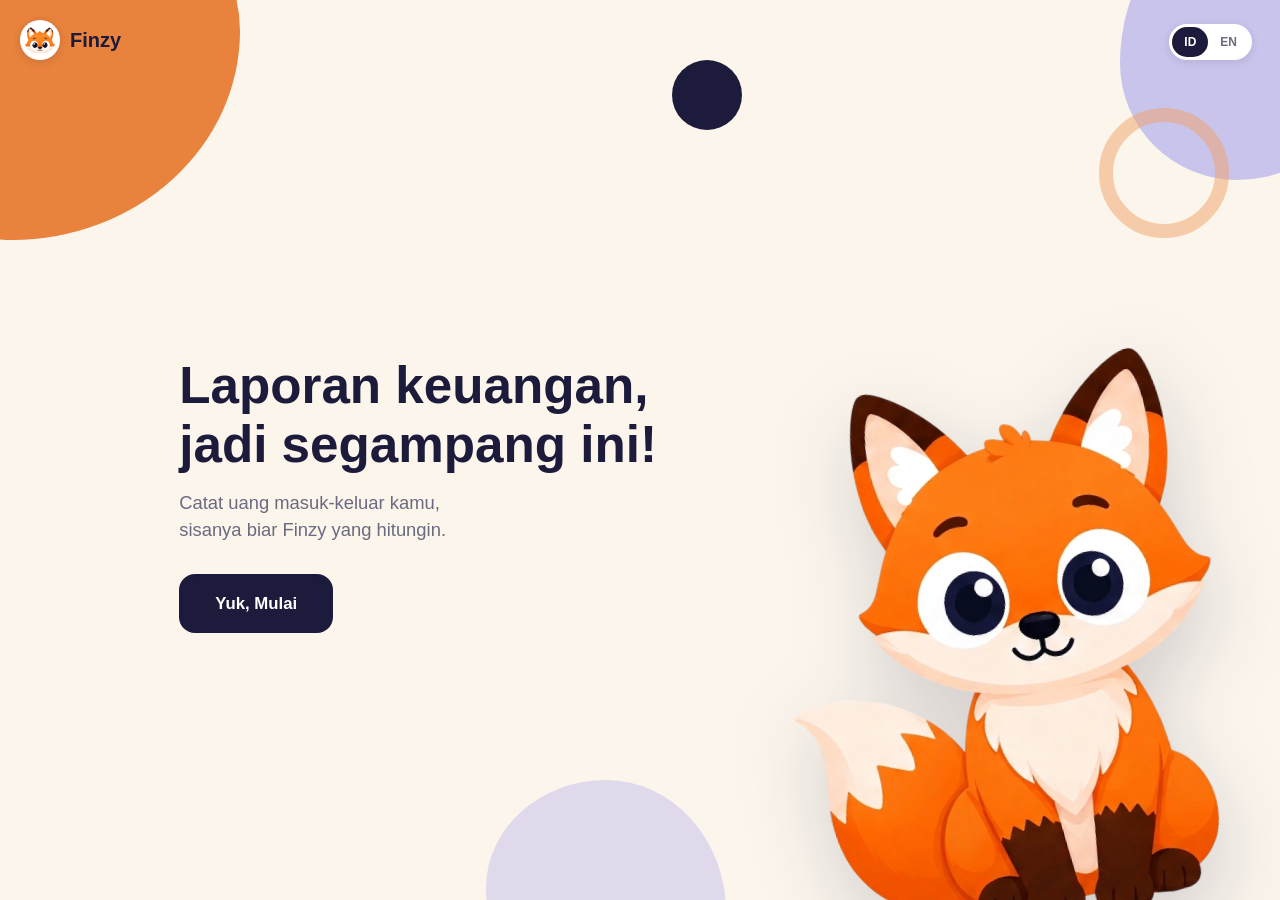
<file: index.html>
<!DOCTYPE html>
<html lang="en">
<head>
    <meta charset="UTF-8">
    <meta name="viewport" content="width=device-width, initial-scale=1.0" />
    <title>Finzy</title>
    <link rel="icon" type="image/png" href="static/images/head-smile.png">

    <!-- BOOTSTRAP -->
    <link rel="stylesheet" href="static/bootstrap/css/bootstrap.min.css" />
    
    <link href="https://maxcdn.bootstrapcdn.com/font-awesome/4.3.0/css/font-awesome.min.css" rel="stylesheet"/>
    <!-- BOOTSTRAP -->

    <!-- SWEETALERT2 -->
    <link rel="stylesheet" href="static/sweetalert2/sweetalert2.css" />
    <script src="static/sweetalert2/sweetalert2.js"></script>
    <!-- SWEETALERT2 -->

    <link rel="stylesheet" href="static/css/styles.css" />
</head>
<body>
    <div class="page-wrapper">
 
        <!-- ===== Decorative abstract shapes ===== -->
        <div class="shape shape-orange-blob"></div>
        <div class="shape shape-navy-dot"></div>
        <div class="shape shape-lavender-blob"></div>
        <div class="shape shape-lavender-blob-desktop d-none d-lg-block"></div>
        <div class="shape shape-orange-ring-desktop d-none d-lg-block"></div>
        <div class="shape shape-navy-dot-desktop d-none d-lg-block"></div>
        
        <!-- ===== Logo (top-left) ===== -->
        <a href="#" class="brand-header">
            <img src="static/images/head.png" alt="Finzy" class="brand-logo">
            <span class="brand-name">Finzy</span>
        </a>

        <!-- ===== Language switcher (top-right) ===== -->
        <div class="lang-switch">
            <button type="button" data-lang="id">ID</button>
            <button type="button" data-lang="en">EN</button>
        </div>
        
        <!-- ===== Hero ===== -->
        <main class="hero-container">
        
            <!-- Text -->
            <div class="text-content">
                <h1 class="hero-title" data-translate-html="hero_title">Let's pop<br>some tasks!</h1>
                <p class="hero-subtitle" data-translate-html="hero_subtitle">Say goodbye to procrastination.<br>Welcome to Foxy.</p>
            
                <div class="hero-buttons">
                    <a href="report/" role="button" class="btn btn-signup" data-translate="btn_get_started">Let's Get Started</a>
                </div>
            </div>
        
            <!-- Fox mascot -->
            <div class="fox-wrap">
                <img src="static/images/head.png" alt="Foxy mascot" class="fox-image fox-mobile">
                <img src="static/images/body.png" alt="Foxy mascot" class="fox-image fox-desktop">
            </div>
        
        </main>
        
    </div>

    <script src="static/bootstrap/js/bootstrap.min.js"></script>
    <script src="static/js/translate.js"></script>
</body>
</html>
</file>
<file: static/sweetalert2/sweetalert2.css>
.swal2-popup.swal2-toast{box-sizing:border-box;grid-column:1/4 !important;grid-row:1/4 !important;grid-template-columns:min-content auto min-content;padding:1em;overflow-y:hidden;background:#fff;box-shadow:0 0 1px rgba(0,0,0,.075),0 1px 2px rgba(0,0,0,.075),1px 2px 4px rgba(0,0,0,.075),1px 3px 8px rgba(0,0,0,.075),2px 4px 16px rgba(0,0,0,.075);pointer-events:all}.swal2-popup.swal2-toast>*{grid-column:2}.swal2-popup.swal2-toast .swal2-title{margin:.5em 1em;padding:0;font-size:1em;text-align:initial}.swal2-popup.swal2-toast .swal2-loading{justify-content:center}.swal2-popup.swal2-toast .swal2-input{height:2em;margin:.5em;font-size:1em}.swal2-popup.swal2-toast .swal2-validation-message{font-size:1em}.swal2-popup.swal2-toast .swal2-footer{margin:.5em 0 0;padding:.5em 0 0;font-size:.8em}.swal2-popup.swal2-toast .swal2-close{grid-column:3/3;grid-row:1/99;align-self:center;width:.8em;height:.8em;margin:0;font-size:2em}.swal2-popup.swal2-toast .swal2-html-container{margin:.5em 1em;padding:0;overflow:initial;font-size:1em;text-align:initial}.swal2-popup.swal2-toast .swal2-html-container:empty{padding:0}.swal2-popup.swal2-toast .swal2-loader{grid-column:1;grid-row:1/99;align-self:center;width:2em;height:2em;margin:.25em}.swal2-popup.swal2-toast .swal2-icon{grid-column:1;grid-row:1/99;align-self:center;width:2em;min-width:2em;height:2em;margin:0 .5em 0 0}.swal2-popup.swal2-toast .swal2-icon .swal2-icon-content{display:flex;align-items:center;font-size:1.8em;font-weight:bold}.swal2-popup.swal2-toast .swal2-icon.swal2-success .swal2-success-ring{width:2em;height:2em}.swal2-popup.swal2-toast .swal2-icon.swal2-error [class^=swal2-x-mark-line]{top:.875em;width:1.375em}.swal2-popup.swal2-toast .swal2-icon.swal2-error [class^=swal2-x-mark-line][class$=left]{left:.3125em}.swal2-popup.swal2-toast .swal2-icon.swal2-error [class^=swal2-x-mark-line][class$=right]{right:.3125em}.swal2-popup.swal2-toast .swal2-actions{justify-content:flex-start;height:auto;margin:0;margin-top:.5em;padding:0 .5em}.swal2-popup.swal2-toast .swal2-styled{margin:.25em .5em;padding:.4em .6em;font-size:1em}.swal2-popup.swal2-toast .swal2-success{border-color:#a5dc86}.swal2-popup.swal2-toast .swal2-success [class^=swal2-success-circular-line]{position:absolute;width:1.6em;height:3em;border-radius:50%}.swal2-popup.swal2-toast .swal2-success [class^=swal2-success-circular-line][class$=left]{top:-0.8em;left:-0.5em;transform:rotate(-45deg);transform-origin:2em 2em;border-radius:4em 0 0 4em}.swal2-popup.swal2-toast .swal2-success [class^=swal2-success-circular-line][class$=right]{top:-0.25em;left:.9375em;transform-origin:0 1.5em;border-radius:0 4em 4em 0}.swal2-popup.swal2-toast .swal2-success .swal2-success-ring{width:2em;height:2em}.swal2-popup.swal2-toast .swal2-success .swal2-success-fix{top:0;left:.4375em;width:.4375em;height:2.6875em}.swal2-popup.swal2-toast .swal2-success [class^=swal2-success-line]{height:.3125em}.swal2-popup.swal2-toast .swal2-success [class^=swal2-success-line][class$=tip]{top:1.125em;left:.1875em;width:.75em}.swal2-popup.swal2-toast .swal2-success [class^=swal2-success-line][class$=long]{top:.9375em;right:.1875em;width:1.375em}.swal2-popup.swal2-toast .swal2-success.swal2-icon-show .swal2-success-line-tip{animation:swal2-toast-animate-success-line-tip .75s}.swal2-popup.swal2-toast .swal2-success.swal2-icon-show .swal2-success-line-long{animation:swal2-toast-animate-success-line-long .75s}.swal2-popup.swal2-toast.swal2-show{animation:swal2-toast-show .5s}.swal2-popup.swal2-toast.swal2-hide{animation:swal2-toast-hide .1s forwards}div:where(.swal2-container){display:grid;position:fixed;z-index:1060;inset:0;box-sizing:border-box;grid-template-areas:"top-start     top            top-end" "center-start  center         center-end" "bottom-start  bottom-center  bottom-end";grid-template-rows:minmax(min-content, auto) minmax(min-content, auto) minmax(min-content, auto);height:100%;padding:.625em;overflow-x:hidden;transition:background-color .1s;-webkit-overflow-scrolling:touch}div:where(.swal2-container).swal2-backdrop-show,div:where(.swal2-container).swal2-noanimation{background:rgba(0,0,0,.4)}div:where(.swal2-container).swal2-backdrop-hide{background:rgba(0,0,0,0) !important}div:where(.swal2-container).swal2-top-start,div:where(.swal2-container).swal2-center-start,div:where(.swal2-container).swal2-bottom-start{grid-template-columns:minmax(0, 1fr) auto auto}div:where(.swal2-container).swal2-top,div:where(.swal2-container).swal2-center,div:where(.swal2-container).swal2-bottom{grid-template-columns:auto minmax(0, 1fr) auto}div:where(.swal2-container).swal2-top-end,div:where(.swal2-container).swal2-center-end,div:where(.swal2-container).swal2-bottom-end{grid-template-columns:auto auto minmax(0, 1fr)}div:where(.swal2-container).swal2-top-start>.swal2-popup{align-self:start}div:where(.swal2-container).swal2-top>.swal2-popup{grid-column:2;place-self:start center}div:where(.swal2-container).swal2-top-end>.swal2-popup,div:where(.swal2-container).swal2-top-right>.swal2-popup{grid-column:3;place-self:start end}div:where(.swal2-container).swal2-center-start>.swal2-popup,div:where(.swal2-container).swal2-center-left>.swal2-popup{grid-row:2;align-self:center}div:where(.swal2-container).swal2-center>.swal2-popup{grid-column:2;grid-row:2;place-self:center center}div:where(.swal2-container).swal2-center-end>.swal2-popup,div:where(.swal2-container).swal2-center-right>.swal2-popup{grid-column:3;grid-row:2;place-self:center end}div:where(.swal2-container).swal2-bottom-start>.swal2-popup,div:where(.swal2-container).swal2-bottom-left>.swal2-popup{grid-column:1;grid-row:3;align-self:end}div:where(.swal2-container).swal2-bottom>.swal2-popup{grid-column:2;grid-row:3;place-self:end center}div:where(.swal2-container).swal2-bottom-end>.swal2-popup,div:where(.swal2-container).swal2-bottom-right>.swal2-popup{grid-column:3;grid-row:3;place-self:end end}div:where(.swal2-container).swal2-grow-row>.swal2-popup,div:where(.swal2-container).swal2-grow-fullscreen>.swal2-popup{grid-column:1/4;width:100%}div:where(.swal2-container).swal2-grow-column>.swal2-popup,div:where(.swal2-container).swal2-grow-fullscreen>.swal2-popup{grid-row:1/4;align-self:stretch}div:where(.swal2-container).swal2-no-transition{transition:none !important}div:where(.swal2-container) div:where(.swal2-popup){display:none;position:relative;box-sizing:border-box;grid-template-columns:minmax(0, 100%);width:32em;max-width:100%;padding:0 0 1.25em;border:none;border-radius:5px;background:#fff;color:#545454;font-family:inherit;font-size:1rem}div:where(.swal2-container) div:where(.swal2-popup):focus{outline:none}div:where(.swal2-container) div:where(.swal2-popup).swal2-loading{overflow-y:hidden}div:where(.swal2-container) h2:where(.swal2-title){position:relative;max-width:100%;margin:0;padding:.8em 1em 0;color:inherit;font-size:1.875em;font-weight:600;text-align:center;text-transform:none;word-wrap:break-word}div:where(.swal2-container) div:where(.swal2-actions){display:flex;z-index:1;box-sizing:border-box;flex-wrap:wrap;align-items:center;justify-content:center;width:auto;margin:1.25em auto 0;padding:0}div:where(.swal2-container) div:where(.swal2-actions):not(.swal2-loading) .swal2-styled[disabled]{opacity:.4}div:where(.swal2-container) div:where(.swal2-actions):not(.swal2-loading) .swal2-styled:hover{background-image:linear-gradient(rgba(0, 0, 0, 0.1), rgba(0, 0, 0, 0.1))}div:where(.swal2-container) div:where(.swal2-actions):not(.swal2-loading) .swal2-styled:active{background-image:linear-gradient(rgba(0, 0, 0, 0.2), rgba(0, 0, 0, 0.2))}div:where(.swal2-container) div:where(.swal2-loader){display:none;align-items:center;justify-content:center;width:2.2em;height:2.2em;margin:0 1.875em;animation:swal2-rotate-loading 1.5s linear 0s infinite normal;border-width:.25em;border-style:solid;border-radius:100%;border-color:#2778c4 rgba(0,0,0,0) #2778c4 rgba(0,0,0,0)}div:where(.swal2-container) button:where(.swal2-styled){margin:.3125em;padding:.625em 1.1em;transition:box-shadow .1s;box-shadow:0 0 0 3px rgba(0,0,0,0);font-weight:500}div:where(.swal2-container) button:where(.swal2-styled):not([disabled]){cursor:pointer}div:where(.swal2-container) button:where(.swal2-styled).swal2-confirm{border:0;border-radius:.25em;background:initial;background-color:#7066e0;color:#fff;font-size:1em}div:where(.swal2-container) button:where(.swal2-styled).swal2-confirm:focus{box-shadow:0 0 0 3px rgba(112,102,224,.5)}div:where(.swal2-container) button:where(.swal2-styled).swal2-deny{border:0;border-radius:.25em;background:initial;background-color:#dc3741;color:#fff;font-size:1em}div:where(.swal2-container) button:where(.swal2-styled).swal2-deny:focus{box-shadow:0 0 0 3px rgba(220,55,65,.5)}div:where(.swal2-container) button:where(.swal2-styled).swal2-cancel{border:0;border-radius:.25em;background:initial;background-color:#6e7881;color:#fff;font-size:1em}div:where(.swal2-container) button:where(.swal2-styled).swal2-cancel:focus{box-shadow:0 0 0 3px rgba(110,120,129,.5)}div:where(.swal2-container) button:where(.swal2-styled).swal2-default-outline:focus{box-shadow:0 0 0 3px rgba(100,150,200,.5)}div:where(.swal2-container) button:where(.swal2-styled):focus{outline:none}div:where(.swal2-container) button:where(.swal2-styled)::-moz-focus-inner{border:0}div:where(.swal2-container) div:where(.swal2-footer){margin:1em 0 0;padding:1em 1em 0;border-top:1px solid #eee;color:inherit;font-size:1em;text-align:center}div:where(.swal2-container) .swal2-timer-progress-bar-container{position:absolute;right:0;bottom:0;left:0;grid-column:auto !important;overflow:hidden;border-bottom-right-radius:5px;border-bottom-left-radius:5px}div:where(.swal2-container) div:where(.swal2-timer-progress-bar){width:100%;height:.25em;background:rgba(0,0,0,.2)}div:where(.swal2-container) img:where(.swal2-image){max-width:100%;margin:2em auto 1em}div:where(.swal2-container) button:where(.swal2-close){z-index:2;align-items:center;justify-content:center;width:1.2em;height:1.2em;margin-top:0;margin-right:0;margin-bottom:-1.2em;padding:0;overflow:hidden;transition:color .1s,box-shadow .1s;border:none;border-radius:5px;background:rgba(0,0,0,0);color:#ccc;font-family:monospace;font-size:2.5em;cursor:pointer;justify-self:end}div:where(.swal2-container) button:where(.swal2-close):hover{transform:none;background:rgba(0,0,0,0);color:#f27474}div:where(.swal2-container) button:where(.swal2-close):focus{outline:none;box-shadow:inset 0 0 0 3px rgba(100,150,200,.5)}div:where(.swal2-container) button:where(.swal2-close)::-moz-focus-inner{border:0}div:where(.swal2-container) .swal2-html-container{z-index:1;justify-content:center;margin:1em 1.6em .3em;padding:0;overflow:auto;color:inherit;font-size:1.125em;font-weight:normal;line-height:normal;text-align:center;word-wrap:break-word;word-break:break-word}div:where(.swal2-container) input:where(.swal2-input),div:where(.swal2-container) input:where(.swal2-file),div:where(.swal2-container) textarea:where(.swal2-textarea),div:where(.swal2-container) select:where(.swal2-select),div:where(.swal2-container) div:where(.swal2-radio),div:where(.swal2-container) label:where(.swal2-checkbox){margin:1em 2em 3px}div:where(.swal2-container) input:where(.swal2-input),div:where(.swal2-container) input:where(.swal2-file),div:where(.swal2-container) textarea:where(.swal2-textarea){box-sizing:border-box;width:auto;transition:border-color .1s,box-shadow .1s;border:1px solid #d9d9d9;border-radius:.1875em;background:rgba(0,0,0,0);box-shadow:inset 0 1px 1px rgba(0,0,0,.06),0 0 0 3px rgba(0,0,0,0);color:inherit;font-size:1.125em}div:where(.swal2-container) input:where(.swal2-input).swal2-inputerror,div:where(.swal2-container) input:where(.swal2-file).swal2-inputerror,div:where(.swal2-container) textarea:where(.swal2-textarea).swal2-inputerror{border-color:#f27474 !important;box-shadow:0 0 2px #f27474 !important}div:where(.swal2-container) input:where(.swal2-input):focus,div:where(.swal2-container) input:where(.swal2-file):focus,div:where(.swal2-container) textarea:where(.swal2-textarea):focus{border:1px solid #b4dbed;outline:none;box-shadow:inset 0 1px 1px rgba(0,0,0,.06),0 0 0 3px rgba(100,150,200,.5)}div:where(.swal2-container) input:where(.swal2-input)::placeholder,div:where(.swal2-container) input:where(.swal2-file)::placeholder,div:where(.swal2-container) textarea:where(.swal2-textarea)::placeholder{color:#ccc}div:where(.swal2-container) .swal2-range{margin:1em 2em 3px;background:#fff}div:where(.swal2-container) .swal2-range input{width:80%}div:where(.swal2-container) .swal2-range output{width:20%;color:inherit;font-weight:600;text-align:center}div:where(.swal2-container) .swal2-range input,div:where(.swal2-container) .swal2-range output{height:2.625em;padding:0;font-size:1.125em;line-height:2.625em}div:where(.swal2-container) .swal2-input{height:2.625em;padding:0 .75em}div:where(.swal2-container) .swal2-file{width:75%;margin-right:auto;margin-left:auto;background:rgba(0,0,0,0);font-size:1.125em}div:where(.swal2-container) .swal2-textarea{height:6.75em;padding:.75em}div:where(.swal2-container) .swal2-select{min-width:50%;max-width:100%;padding:.375em .625em;background:rgba(0,0,0,0);color:inherit;font-size:1.125em}div:where(.swal2-container) .swal2-radio,div:where(.swal2-container) .swal2-checkbox{align-items:center;justify-content:center;background:#fff;color:inherit}div:where(.swal2-container) .swal2-radio label,div:where(.swal2-container) .swal2-checkbox label{margin:0 .6em;font-size:1.125em}div:where(.swal2-container) .swal2-radio input,div:where(.swal2-container) .swal2-checkbox input{flex-shrink:0;margin:0 .4em}div:where(.swal2-container) label:where(.swal2-input-label){display:flex;justify-content:center;margin:1em auto 0}div:where(.swal2-container) div:where(.swal2-validation-message){align-items:center;justify-content:center;margin:1em 0 0;padding:.625em;overflow:hidden;background:#f0f0f0;color:#666;font-size:1em;font-weight:300}div:where(.swal2-container) div:where(.swal2-validation-message)::before{content:"!";display:inline-block;width:1.5em;min-width:1.5em;height:1.5em;margin:0 .625em;border-radius:50%;background-color:#f27474;color:#fff;font-weight:600;line-height:1.5em;text-align:center}div:where(.swal2-container) .swal2-progress-steps{flex-wrap:wrap;align-items:center;max-width:100%;margin:1.25em auto;padding:0;background:rgba(0,0,0,0);font-weight:600}div:where(.swal2-container) .swal2-progress-steps li{display:inline-block;position:relative}div:where(.swal2-container) .swal2-progress-steps .swal2-progress-step{z-index:20;flex-shrink:0;width:2em;height:2em;border-radius:2em;background:#2778c4;color:#fff;line-height:2em;text-align:center}div:where(.swal2-container) .swal2-progress-steps .swal2-progress-step.swal2-active-progress-step{background:#2778c4}div:where(.swal2-container) .swal2-progress-steps .swal2-progress-step.swal2-active-progress-step~.swal2-progress-step{background:#add8e6;color:#fff}div:where(.swal2-container) .swal2-progress-steps .swal2-progress-step.swal2-active-progress-step~.swal2-progress-step-line{background:#add8e6}div:where(.swal2-container) .swal2-progress-steps .swal2-progress-step-line{z-index:10;flex-shrink:0;width:2.5em;height:.4em;margin:0 -1px;background:#2778c4}div:where(.swal2-icon){position:relative;box-sizing:content-box;justify-content:center;width:5em;height:5em;margin:2.5em auto .6em;border:0.25em solid rgba(0,0,0,0);border-radius:50%;border-color:#000;font-family:inherit;line-height:5em;cursor:default;user-select:none}div:where(.swal2-icon) .swal2-icon-content{display:flex;align-items:center;font-size:3.75em}div:where(.swal2-icon).swal2-error{border-color:#f27474;color:#f27474}div:where(.swal2-icon).swal2-error .swal2-x-mark{position:relative;flex-grow:1}div:where(.swal2-icon).swal2-error [class^=swal2-x-mark-line]{display:block;position:absolute;top:2.3125em;width:2.9375em;height:.3125em;border-radius:.125em;background-color:#f27474}div:where(.swal2-icon).swal2-error [class^=swal2-x-mark-line][class$=left]{left:1.0625em;transform:rotate(45deg)}div:where(.swal2-icon).swal2-error [class^=swal2-x-mark-line][class$=right]{right:1em;transform:rotate(-45deg)}div:where(.swal2-icon).swal2-error.swal2-icon-show{animation:swal2-animate-error-icon .5s}div:where(.swal2-icon).swal2-error.swal2-icon-show .swal2-x-mark{animation:swal2-animate-error-x-mark .5s}div:where(.swal2-icon).swal2-warning{border-color:#facea8;color:#f8bb86}div:where(.swal2-icon).swal2-warning.swal2-icon-show{animation:swal2-animate-error-icon .5s}div:where(.swal2-icon).swal2-warning.swal2-icon-show .swal2-icon-content{animation:swal2-animate-i-mark .5s}div:where(.swal2-icon).swal2-info{border-color:#9de0f6;color:#3fc3ee}div:where(.swal2-icon).swal2-info.swal2-icon-show{animation:swal2-animate-error-icon .5s}div:where(.swal2-icon).swal2-info.swal2-icon-show .swal2-icon-content{animation:swal2-animate-i-mark .8s}div:where(.swal2-icon).swal2-question{border-color:#c9dae1;color:#87adbd}div:where(.swal2-icon).swal2-question.swal2-icon-show{animation:swal2-animate-error-icon .5s}div:where(.swal2-icon).swal2-question.swal2-icon-show .swal2-icon-content{animation:swal2-animate-question-mark .8s}div:where(.swal2-icon).swal2-success{border-color:#a5dc86;color:#a5dc86}div:where(.swal2-icon).swal2-success [class^=swal2-success-circular-line]{position:absolute;width:3.75em;height:7.5em;border-radius:50%}div:where(.swal2-icon).swal2-success [class^=swal2-success-circular-line][class$=left]{top:-0.4375em;left:-2.0635em;transform:rotate(-45deg);transform-origin:3.75em 3.75em;border-radius:7.5em 0 0 7.5em}div:where(.swal2-icon).swal2-success [class^=swal2-success-circular-line][class$=right]{top:-0.6875em;left:1.875em;transform:rotate(-45deg);transform-origin:0 3.75em;border-radius:0 7.5em 7.5em 0}div:where(.swal2-icon).swal2-success .swal2-success-ring{position:absolute;z-index:2;top:-0.25em;left:-0.25em;box-sizing:content-box;width:100%;height:100%;border:.25em solid rgba(165,220,134,.3);border-radius:50%}div:where(.swal2-icon).swal2-success .swal2-success-fix{position:absolute;z-index:1;top:.5em;left:1.625em;width:.4375em;height:5.625em;transform:rotate(-45deg)}div:where(.swal2-icon).swal2-success [class^=swal2-success-line]{display:block;position:absolute;z-index:2;height:.3125em;border-radius:.125em;background-color:#a5dc86}div:where(.swal2-icon).swal2-success [class^=swal2-success-line][class$=tip]{top:2.875em;left:.8125em;width:1.5625em;transform:rotate(45deg)}div:where(.swal2-icon).swal2-success [class^=swal2-success-line][class$=long]{top:2.375em;right:.5em;width:2.9375em;transform:rotate(-45deg)}div:where(.swal2-icon).swal2-success.swal2-icon-show .swal2-success-line-tip{animation:swal2-animate-success-line-tip .75s}div:where(.swal2-icon).swal2-success.swal2-icon-show .swal2-success-line-long{animation:swal2-animate-success-line-long .75s}div:where(.swal2-icon).swal2-success.swal2-icon-show .swal2-success-circular-line-right{animation:swal2-rotate-success-circular-line 4.25s ease-in}[class^=swal2]{-webkit-tap-highlight-color:rgba(0,0,0,0)}.swal2-show{animation:swal2-show .3s}.swal2-hide{animation:swal2-hide .15s forwards}.swal2-noanimation{transition:none}.swal2-scrollbar-measure{position:absolute;top:-9999px;width:50px;height:50px;overflow:scroll}.swal2-rtl .swal2-close{margin-right:initial;margin-left:0}.swal2-rtl .swal2-timer-progress-bar{right:0;left:auto}@keyframes swal2-toast-show{0%{transform:translateY(-0.625em) rotateZ(2deg)}33%{transform:translateY(0) rotateZ(-2deg)}66%{transform:translateY(0.3125em) rotateZ(2deg)}100%{transform:translateY(0) rotateZ(0deg)}}@keyframes swal2-toast-hide{100%{transform:rotateZ(1deg);opacity:0}}@keyframes swal2-toast-animate-success-line-tip{0%{top:.5625em;left:.0625em;width:0}54%{top:.125em;left:.125em;width:0}70%{top:.625em;left:-0.25em;width:1.625em}84%{top:1.0625em;left:.75em;width:.5em}100%{top:1.125em;left:.1875em;width:.75em}}@keyframes swal2-toast-animate-success-line-long{0%{top:1.625em;right:1.375em;width:0}65%{top:1.25em;right:.9375em;width:0}84%{top:.9375em;right:0;width:1.125em}100%{top:.9375em;right:.1875em;width:1.375em}}@keyframes swal2-show{0%{transform:scale(0.7)}45%{transform:scale(1.05)}80%{transform:scale(0.95)}100%{transform:scale(1)}}@keyframes swal2-hide{0%{transform:scale(1);opacity:1}100%{transform:scale(0.5);opacity:0}}@keyframes swal2-animate-success-line-tip{0%{top:1.1875em;left:.0625em;width:0}54%{top:1.0625em;left:.125em;width:0}70%{top:2.1875em;left:-0.375em;width:3.125em}84%{top:3em;left:1.3125em;width:1.0625em}100%{top:2.8125em;left:.8125em;width:1.5625em}}@keyframes swal2-animate-success-line-long{0%{top:3.375em;right:2.875em;width:0}65%{top:3.375em;right:2.875em;width:0}84%{top:2.1875em;right:0;width:3.4375em}100%{top:2.375em;right:.5em;width:2.9375em}}@keyframes swal2-rotate-success-circular-line{0%{transform:rotate(-45deg)}5%{transform:rotate(-45deg)}12%{transform:rotate(-405deg)}100%{transform:rotate(-405deg)}}@keyframes swal2-animate-error-x-mark{0%{margin-top:1.625em;transform:scale(0.4);opacity:0}50%{margin-top:1.625em;transform:scale(0.4);opacity:0}80%{margin-top:-0.375em;transform:scale(1.15)}100%{margin-top:0;transform:scale(1);opacity:1}}@keyframes swal2-animate-error-icon{0%{transform:rotateX(100deg);opacity:0}100%{transform:rotateX(0deg);opacity:1}}@keyframes swal2-rotate-loading{0%{transform:rotate(0deg)}100%{transform:rotate(360deg)}}@keyframes swal2-animate-question-mark{0%{transform:rotateY(-360deg)}100%{transform:rotateY(0)}}@keyframes swal2-animate-i-mark{0%{transform:rotateZ(45deg);opacity:0}25%{transform:rotateZ(-25deg);opacity:.4}50%{transform:rotateZ(15deg);opacity:.8}75%{transform:rotateZ(-5deg);opacity:1}100%{transform:rotateX(0);opacity:1}}body.swal2-shown:not(.swal2-no-backdrop):not(.swal2-toast-shown){overflow:hidden}body.swal2-height-auto{height:auto !important}body.swal2-no-backdrop .swal2-container{background-color:rgba(0,0,0,0) !important;pointer-events:none}body.swal2-no-backdrop .swal2-container .swal2-popup{pointer-events:all}body.swal2-no-backdrop .swal2-container .swal2-modal{box-shadow:0 0 10px rgba(0,0,0,.4)}@media print{body.swal2-shown:not(.swal2-no-backdrop):not(.swal2-toast-shown){overflow-y:scroll !important}body.swal2-shown:not(.swal2-no-backdrop):not(.swal2-toast-shown)>[aria-hidden=true]{display:none}body.swal2-shown:not(.swal2-no-backdrop):not(.swal2-toast-shown) .swal2-container{position:static !important}}body.swal2-toast-shown .swal2-container{box-sizing:border-box;width:360px;max-width:100%;background-color:rgba(0,0,0,0);pointer-events:none}body.swal2-toast-shown .swal2-container.swal2-top{inset:0 auto auto 50%;transform:translateX(-50%)}body.swal2-toast-shown .swal2-container.swal2-top-end,body.swal2-toast-shown .swal2-container.swal2-top-right{inset:0 0 auto auto}body.swal2-toast-shown .swal2-container.swal2-top-start,body.swal2-toast-shown .swal2-container.swal2-top-left{inset:0 auto auto 0}body.swal2-toast-shown .swal2-container.swal2-center-start,body.swal2-toast-shown .swal2-container.swal2-center-left{inset:50% auto auto 0;transform:translateY(-50%)}body.swal2-toast-shown .swal2-container.swal2-center{inset:50% auto auto 50%;transform:translate(-50%, -50%)}body.swal2-toast-shown .swal2-container.swal2-center-end,body.swal2-toast-shown .swal2-container.swal2-center-right{inset:50% 0 auto auto;transform:translateY(-50%)}body.swal2-toast-shown .swal2-container.swal2-bottom-start,body.swal2-toast-shown .swal2-container.swal2-bottom-left{inset:auto auto 0 0}body.swal2-toast-shown .swal2-container.swal2-bottom{inset:auto auto 0 50%;transform:translateX(-50%)}body.swal2-toast-shown .swal2-container.swal2-bottom-end,body.swal2-toast-shown .swal2-container.swal2-bottom-right{inset:auto 0 0 auto}
</file>
<file: static/css/styles.css>
/* =========================================================
   Finzy — Hero section styles
   ========================================================= */

:root {
  --cream:      #FBF5EC;
  --navy:       #1C1B3B;
  --orange:     #E8823C;
  --orange-soft:#EFA26B;
  --lavender:   #C9C4EC;
  --text-muted: #6B6A7E;

  --font-display: "Baloo 2", "Poppins", sans-serif;
  --font-body:    "Nunito", "Segoe UI", sans-serif;
}

* { box-sizing: border-box; }

html, body {
  margin: 0;
  padding: 0;
  height: 100%;
  font-family: var(--font-body);
  background: var(--cream);
  overflow-x: hidden;
}

.page-wrapper {
  position: relative;
  min-height: 100vh;
  width: 100%;
  overflow: hidden;
  background: var(--cream);
}

/* =========================================================
   Brand / Logo — top left
   ========================================================= */

.brand-header {
  position: absolute;
  top: 20px;
  left: 20px;
  display: flex;
  align-items: center;
  gap: 10px;
  z-index: 20;
  text-decoration: none;
}

.brand-logo {
  width: 40px;
  height: 40px;
  object-fit: contain;
  border-radius: 50%;
  background: #fff;
  padding: 4px;
  box-shadow: 0 2px 8px rgba(28, 27, 59, 0.15);
}

.brand-name {
  font-family: var(--font-display);
  font-weight: 700;
  font-size: 1.25rem;
  color: var(--navy);
}

/* =========================================================
   Language switcher — top-right pill (ID / EN)
   Shared between the landing page and the report wizard.
   ========================================================= */

.lang-switch {
  position: absolute;
  top: 20px;
  right: 20px;
  z-index: 20;
  display: flex;
  background: #fff;
  border-radius: 999px;
  padding: 3px;
  box-shadow: 0 2px 8px rgba(28, 27, 59, 0.12);
}

.lang-switch button {
  border: none;
  background: transparent;
  font-family: var(--font-display);
  font-weight: 700;
  font-size: 0.75rem;
  color: var(--text-muted);
  padding: 6px 12px;
  border-radius: 999px;
  cursor: pointer;
  transition: background 0.15s ease, color 0.15s ease;
}

.lang-switch button.is-active {
  background: var(--navy);
  color: #fff;
}

@media (min-width: 992px) {
  .lang-switch {
    top: 24px;
    right: 28px;
  }
}

/* =========================================================
   Decorative shapes (mobile defaults)
   ========================================================= */

.shape {
  position: absolute;
  z-index: 0;
  pointer-events: none;
}

/* orange blob, top-left */
.shape-orange-blob {
  top: -60px;
  left: -70px;
  width: 220px;
  height: 220px;
  background: var(--orange);
  border-radius: 45% 55% 60% 40% / 50% 45% 55% 50%;
}

/* small navy dot, top-center-right */
.shape-navy-dot {
  top: 30px;
  right: 90px;
  width: 56px;
  height: 56px;
  background: var(--navy);
  border-radius: 50%;
}

/* lavender blob, top-right */
.shape-lavender-blob {
  top: -10px;
  right: -60px;
  width: 150px;
  height: 150px;
  background: var(--lavender);
  border-radius: 40% 60% 55% 45% / 55% 40% 60% 45%;
}

/* =========================================================
   Hero layout
   ========================================================= */

.hero-container {
  position: relative;
  z-index: 10;
  min-height: 100vh;
  padding: 110px 28px 0;
  display: flex;
  flex-direction: column;
  justify-content: center;
}

.text-content {
  position: relative;
  z-index: 15;
  text-align: center;
  bottom: 12vh;
}

.hero-title {
  font-family: var(--font-display);
  font-weight: 700;
  color: var(--navy);
  font-size: 2.4rem;
  line-height: 1.15;
  margin-bottom: 14px;
}

.hero-subtitle {
  font-family: var(--font-body);
  color: var(--text-muted);
  font-size: 1rem;
  line-height: 1.5;
  margin-bottom: 30px;
}

.hero-buttons {
  display: flex;
  flex-direction: column;
  gap: 14px;
  max-width: 340px;
  margin: 0 auto;
}

.btn-signup,
.btn-login {
  font-family: var(--font-display);
  font-weight: 600;
  font-size: 1.05rem;
  padding: 14px 20px;
  border-radius: 16px;
  transition: transform 0.15s ease, box-shadow 0.15s ease;
}

.btn-signup {
  background: var(--navy);
  color: #fff;
  border: 2px solid var(--navy);
}
.btn-signup:hover {
  background: #12112a;
  color: #fff;
  transform: translateY(-2px);
}

.btn-login {
  background: transparent;
  color: var(--orange);
  border: 2px solid var(--orange);
}
.btn-login:hover {
  background: var(--orange);
  color: #fff;
  transform: translateY(-2px);
}

/* =========================================================
   Fox image
   requirement: on mobile the fox "peeks" from the bottom edge,
   cropped by the page wrapper instead of sitting fully in view
   ========================================================= */

.fox-wrap {
  position: absolute;
  left: 50%;
  bottom: 2.8vh;
  z-index: 5;
  width: 82%;
  max-width: 320px;
  transform: translate(-50%, 28%);
  pointer-events: none;
}

.fox-image {
  width: 100%;
  height: auto;
  display: block;
}

.fox-mobile {
  display: block;
}

.fox-desktop {
  display: none;
}

/* =========================================================
   Desktop / large screens
   requirement 1: image shifts toward the right on desktop
   requirement 2: swap to body / body-tilt image + extra shapes
   requirement 3: fox should fill vertical space so the right
   side doesn't look empty (anchor to bottom, size by vh, not
   pushed off with huge negative margins)
   ========================================================= */

@media (min-width: 992px) {

  .hero-container {
    flex-direction: row;
    align-items: center;
    justify-content: space-between;
    gap: 24px;
    padding: 0 4vw;
    min-height: 100vh;
  }

  .text-content {
    text-align: left;
    flex: 0 0 auto;
    max-width: 480px;
    z-index: 15;
    bottom: -5vh;
    margin-left: 10vw;
  }

  .hero-title {
    font-size: 3.2rem;
  }

  .hero-subtitle {
    font-size: 1.15rem;
    max-width: 460px;
  }

  .hero-buttons {
    flex-direction: row;
    margin: 0;
    max-width: none;
  }

  .btn-signup,
  .btn-login {
    flex: 0 0 auto;
    padding: 15px 34px;
  }

  /* fox "peeks" in from the bottom-right corner: pulled out of
     the flex flow entirely and pinned to the corner of the hero,
     bleeding off both edges, with a gentle rotation for a
     dynamic, leaning-in feel. Text keeps its own space on the left. */
  .fox-wrap {
    position: absolute;
    left: auto;
    top: auto;
    right: -3vw;
    bottom: -6vh;
    transform: none;
    width: 40vw;
    max-width: 640px;
    min-width: 340px;
    z-index: 6;
    pointer-events: none;
  }

  .fox-mobile   { display: none; }
  .fox-desktop  {
    display: block;
    width: 100%;
    height: auto;
    transform: scaleX(-1) rotate(10deg);  /* faces the text, tilted lean-in */
    transform-origin: bottom center;
    filter: drop-shadow(0 30px 40px rgba(28, 27, 59, 0.18));
  }

  /* extra abstract shapes only shown on desktop */
  .shape-orange-blob {
    top: -140px;
    left: -140px;
    width: 380px;
    height: 380px;
  }

  .shape-lavender-blob {
    top: -80px;
    right: -100px;
    width: 260px;
    height: 260px;
  }

  .shape-navy-dot {
    top: 60px;
    right: 42%;
    width: 70px;
    height: 70px;
  }

  .shape-lavender-blob-desktop {
    bottom: -120px;
    left: 38%;
    width: 240px;
    height: 240px;
    background: var(--lavender);
    opacity: 0.55;
    border-radius: 50% 50% 45% 55% / 45% 55% 45% 55%;
  }

  .shape-orange-ring-desktop {
    top: 12%;
    right: 4%;
    width: 130px;
    height: 130px;
    border: 14px solid var(--orange-soft);
    border-radius: 50%;
    opacity: 0.5;
  }

  .shape-navy-dot-desktop {
    bottom: 8%;
    right: 8%;
    width: 30px;
    height: 30px;
    background: var(--navy);
    border-radius: 50%;
    opacity: 0.7;
  }
}

/* =========================================================
   Small phones — tighten spacing
   ========================================================= */

@media (max-width: 380px) {
  .hero-title { font-size: 2rem; }
  .hero-container { padding-top: 100px; }
}
</file>
